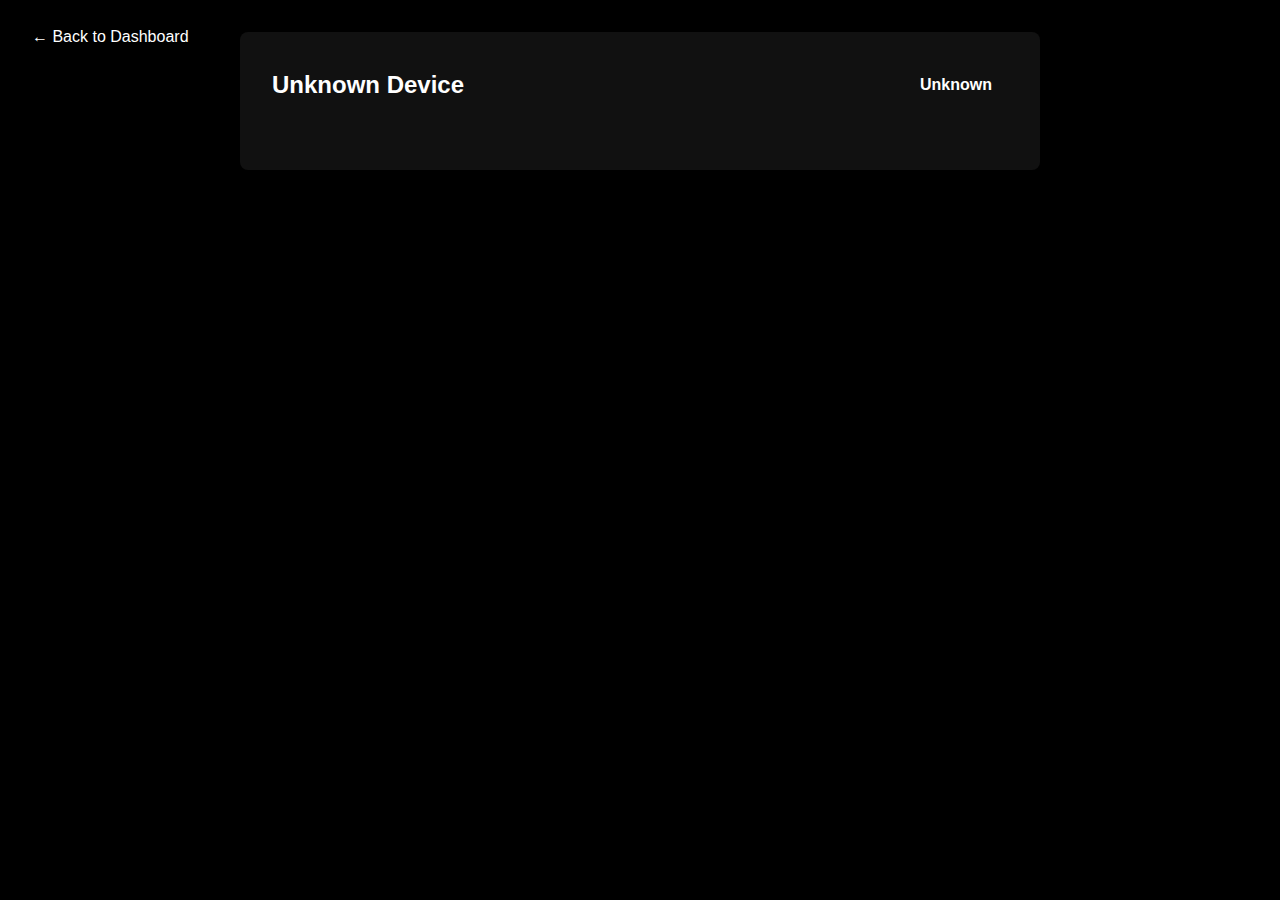
<file: index.html>
<!DOCTYPE html>
<html lang="en">
<head>
    <meta charset="UTF-8">
    <meta name="viewport" content="width=device-width, initial-scale=1.0">
    <title>Device Details - MachIntel</title>
    <link rel="stylesheet" href="css/styles.css">
    <style>
        .details-container {
            max-width: 800px;
            margin: 2rem auto;
            padding: 2rem;
            background: var(--card-bg);
            border-radius: 8px;
            box-shadow: 0 2px 4px rgba(0, 0, 0, 0.1);
        }

        .details-header {
            display: flex;
            justify-content: space-between;
            align-items: center;
            margin-bottom: 2rem;
        }

        .device-title {
            font-size: 1.5rem;
            color: var(--text-primary);
        }

        .status-badge {
            padding: 0.5rem 1rem;
            border-radius: 4px;
            font-weight: bold;
            text-transform: capitalize;
        }

        .status-healthy {
            background-color: var(--status-healthy);
            color: var(--text-primary);
        }

        .status-maintenance {
            background-color: var(--status-maintenance);
            color: var(--text-primary);
        }

        .status-replace {
            background-color: var(--status-replace);
            color: var(--text-primary);
        }

        .details-grid {
            display: grid;
            grid-template-columns: repeat(auto-fit, minmax(200px, 1fr));
            gap: 1.5rem;
        }

        .detail-card {
            background: var(--bg-primary);
            padding: 1rem;
            border-radius: 6px;
            box-shadow: 0 1px 3px rgba(0, 0, 0, 0.1);
        }

        .detail-label {
            font-size: 0.9rem;
            color: var(--text-secondary);
            margin-bottom: 0.5rem;
        }

        .detail-value {
            font-size: 1.2rem;
            font-weight: bold;
            color: var(--text-primary);
        }

        .back-button {
            position: fixed;
            top: 1rem;
            left: 1rem;
            padding: 0.5rem 1rem;
            background: var(--primary-color);
            color: var(--text-primary);
            border: none;
            border-radius: 4px;
            cursor: pointer;
            text-decoration: none;
        }

        .back-button:hover {
            background: var(--primary-hover);
        }
    </style>
</head>
<body>
    <a href="dashboard.html" class="back-button">← Back to Dashboard</a>
    
    <div class="details-container">
        <div class="details-header">
            <h1 class="device-title" id="deviceName">Loading...</h1>
            <span class="status-badge" id="deviceStatus">Loading...</span>
        </div>
        
        <div class="details-grid" id="detailsGrid">
            <!-- Details will be dynamically added here -->
        </div>
    </div>

    <script>
        document.addEventListener('DOMContentLoaded', () => {
            // Get URL parameters
            const params = new URLSearchParams(window.location.search);
            
            // Update header information
            document.getElementById('deviceName').textContent = params.get('name') || 'Unknown Device';
            const status = params.get('status') || 'unknown';
            const statusBadge = document.getElementById('deviceStatus');
            statusBadge.textContent = status.charAt(0).toUpperCase() + status.slice(1);
            statusBadge.className = `status-badge status-${status}`;

            // Create detail cards for each parameter
            const detailsGrid = document.getElementById('detailsGrid');
            const detailParams = {
                'Temperature': params.get('temperature'),
                'Voltage': params.get('voltage'),
                'Current': params.get('current'),
                'RPM': params.get('rpm'),
                'Vibration': params.get('vibration'),
                'Flow Rate In': params.get('flowRateIn'),
                'Flow Rate Out': params.get('flowRateOut'),
                'Tool Wear': params.get('toolWear'),
                'Spindle Load': params.get('spindleLoad'),
                'Belt Speed': params.get('beltSpeed'),
                'Load Capacity': params.get('loadCapacity')
            };

            // Add detail cards for each parameter that exists
            Object.entries(detailParams).forEach(([label, value]) => {
                if (value) {
                    const card = document.createElement('div');
                    card.className = 'detail-card';
                    card.innerHTML = `
                        <div class="detail-label">${label}</div>
                        <div class="detail-value">${value}</div>
                    `;
                    detailsGrid.appendChild(card);
                }
            });
        });
    </script>
</body>
</html>
</file>
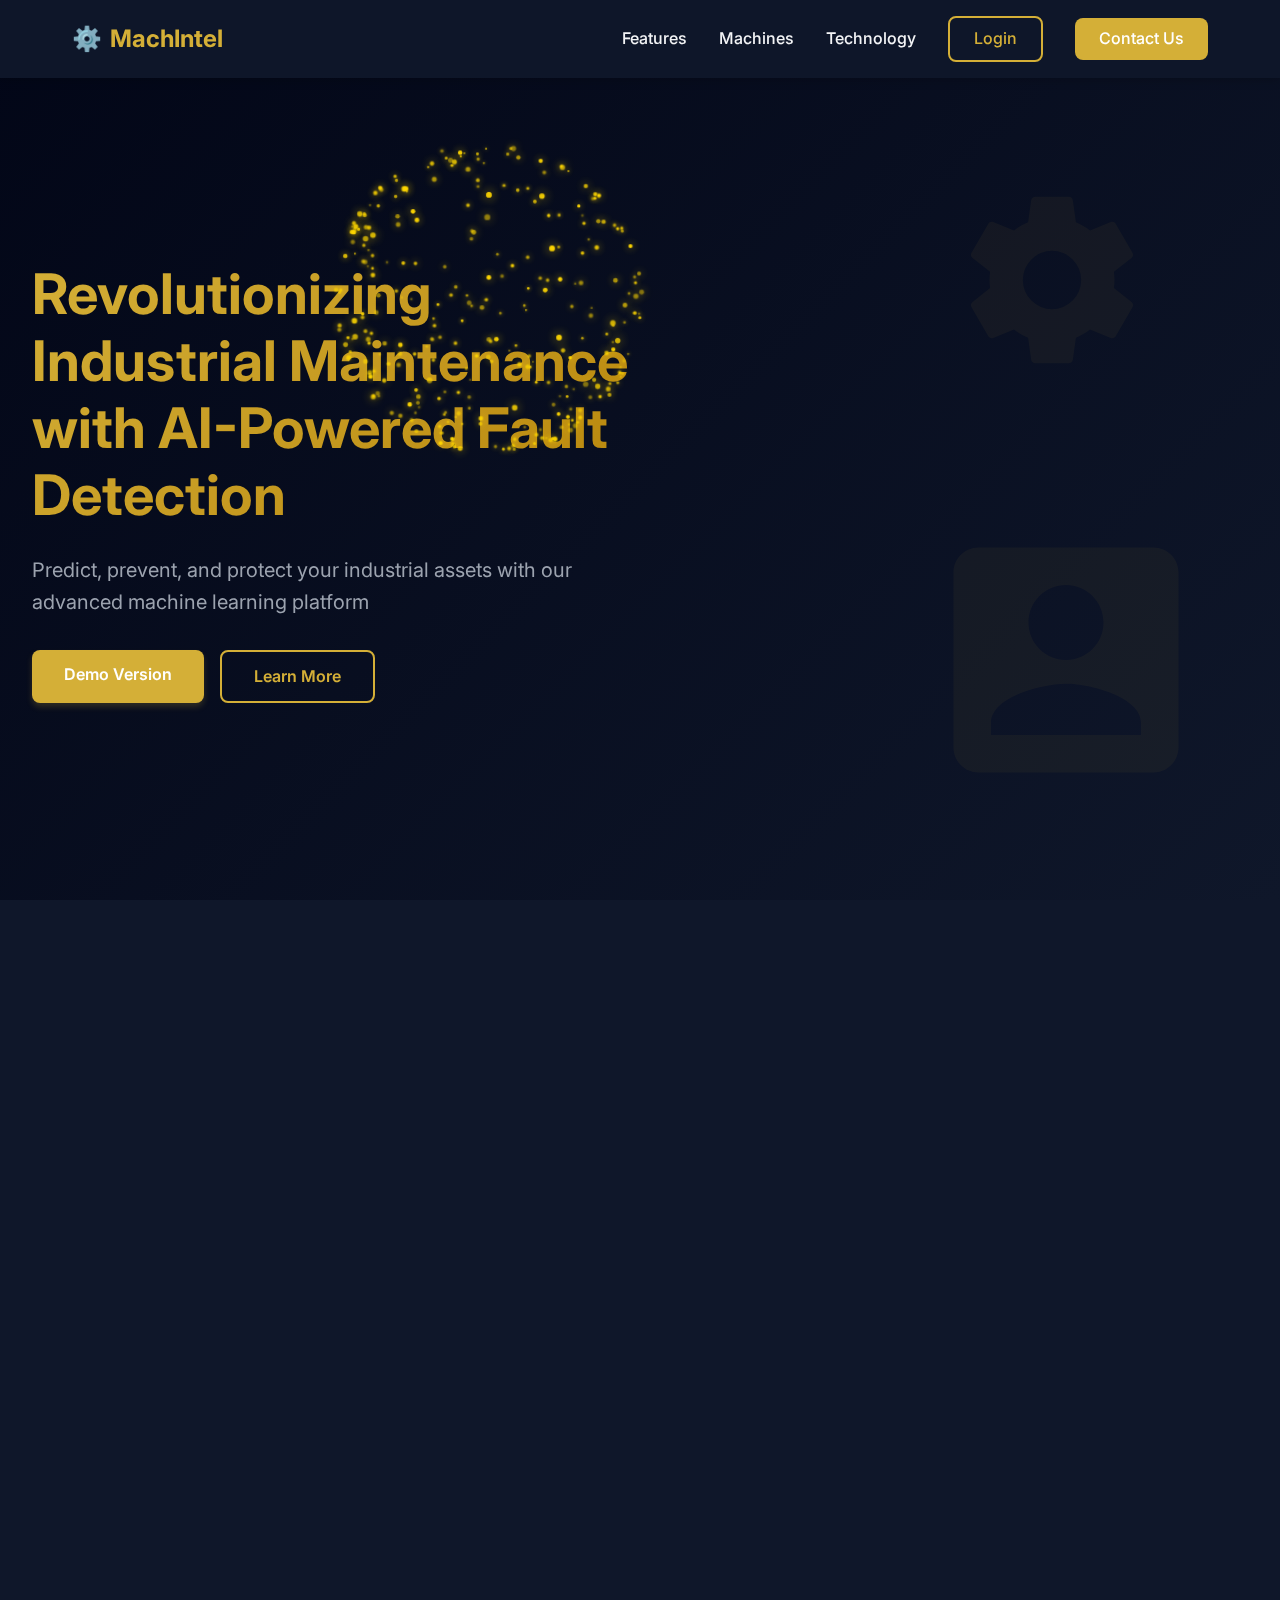
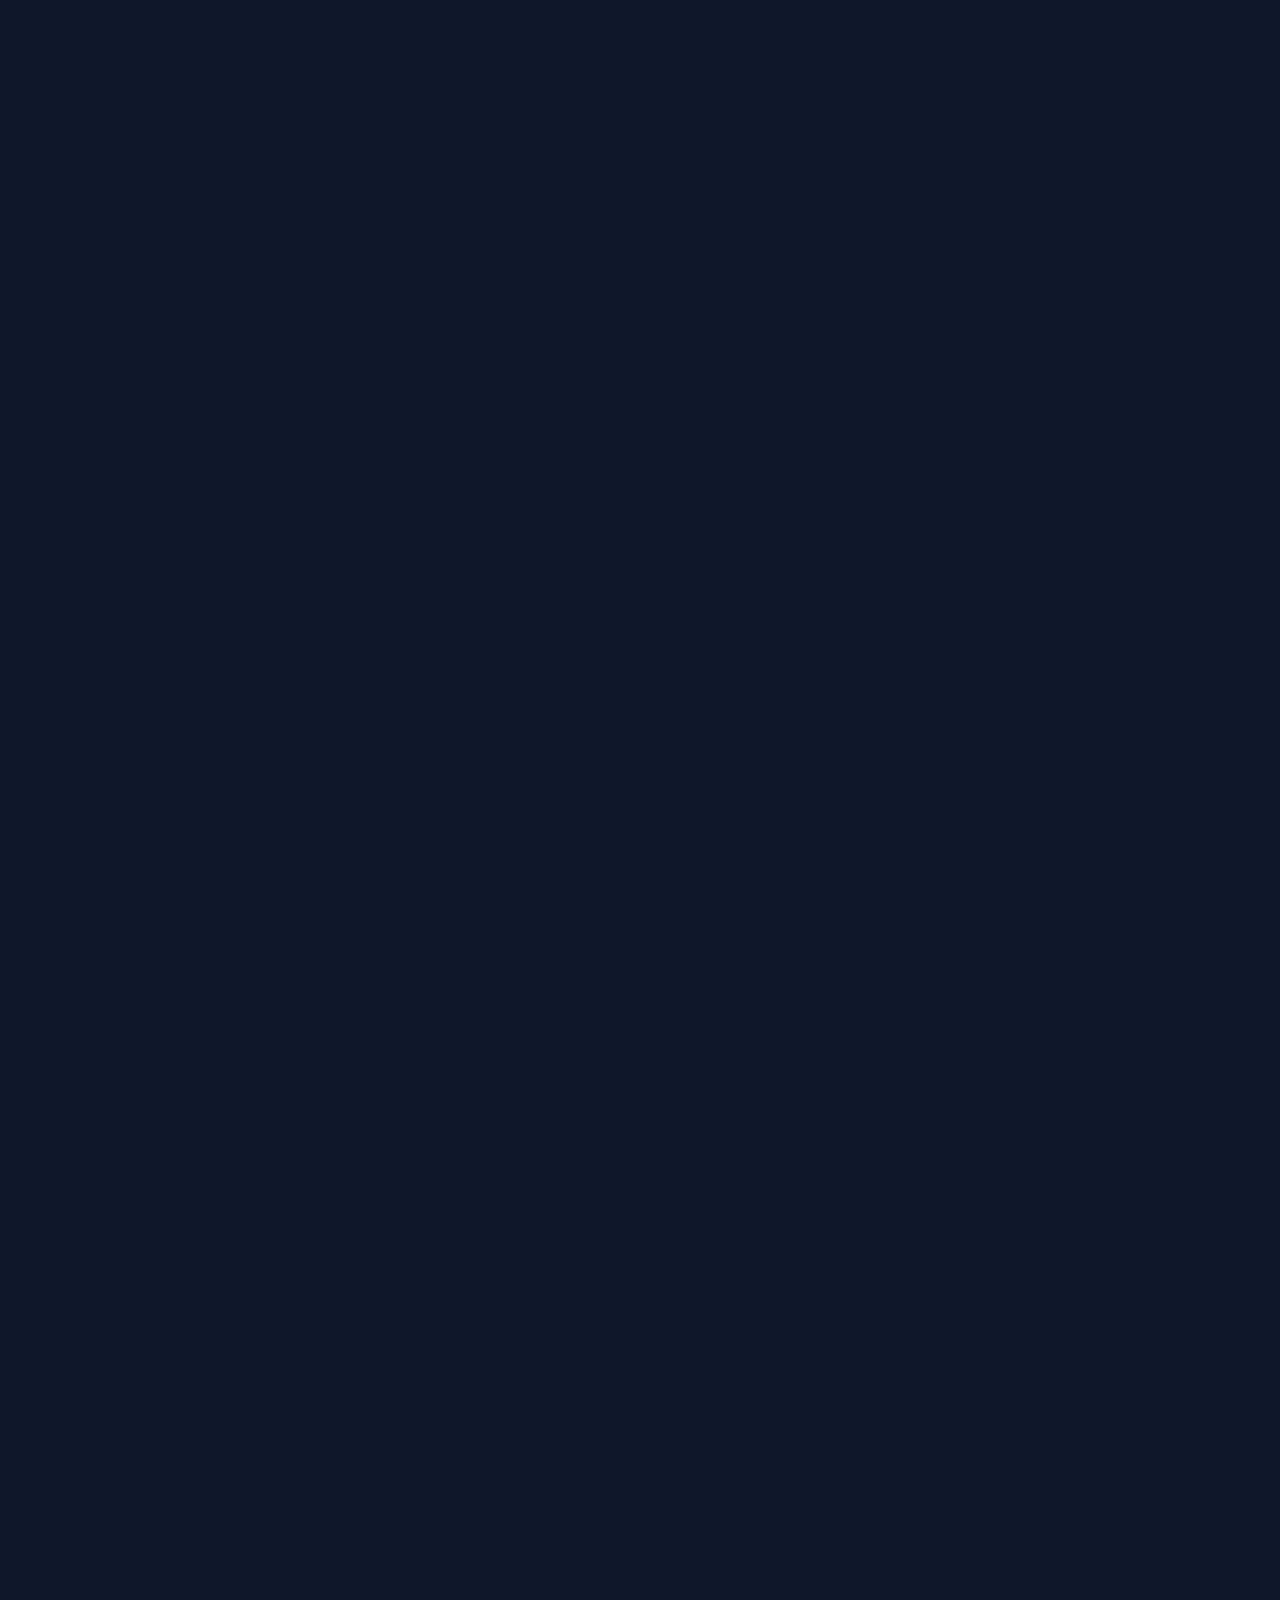
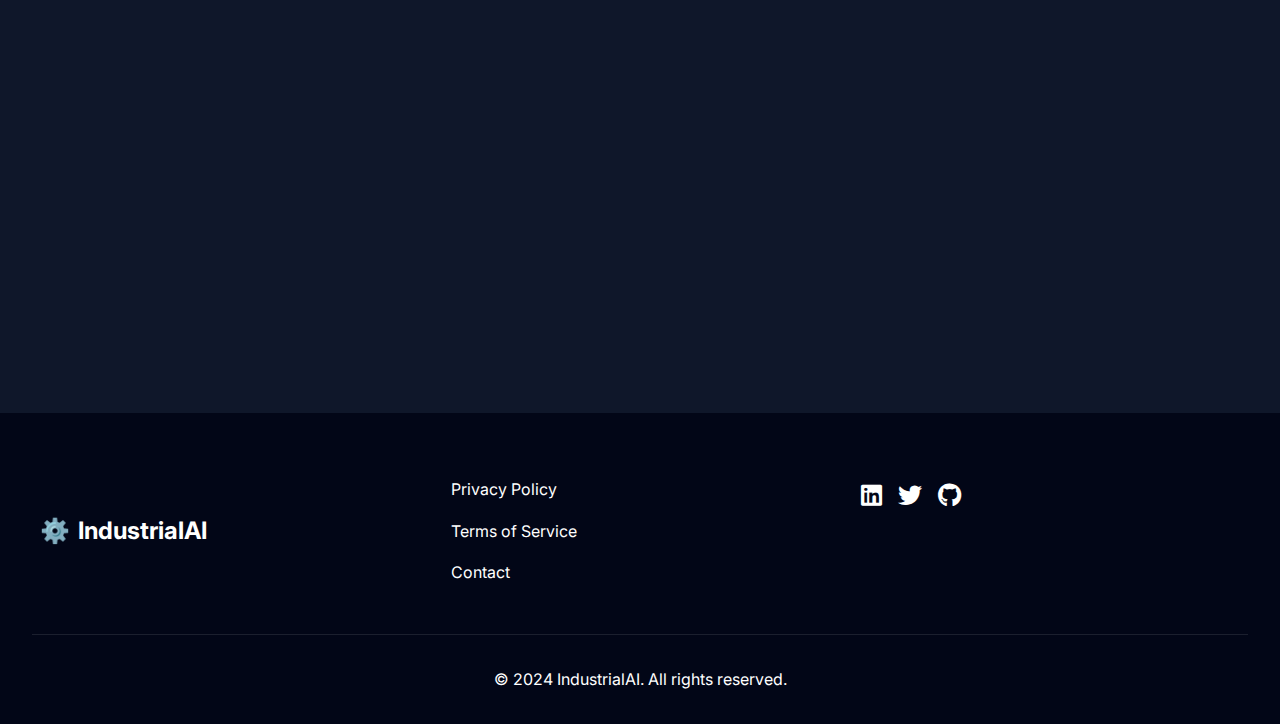
<file: landing/index.html>
<!DOCTYPE html>
<html lang="en">
<head>
    <meta charset="UTF-8">
    <meta name="viewport" content="width=device-width, initial-scale=1.0">
    <title>IndustrialAI - Smart Machine Fault Detection</title>
    <link rel="stylesheet" href="styles.css">
    <link rel="stylesheet" href="https://cdnjs.cloudflare.com/ajax/libs/font-awesome/6.0.0/css/all.min.css">
    <link href="https://fonts.googleapis.com/css2?family=Inter:wght@300;400;500;600;700&display=swap" rel="stylesheet">
</head>
<body>
    <header class="header">
        <nav class="nav-container">
            <div class="logo">
                <span class="logo-icon">⚙️</span>
                <span class="logo-text">MachIntel</span>
            </div>
            <div class="nav-links">
                <a href="#features">Features</a>
                <a href="#machines">Machines</a>
                <a href="#technology">Technology</a>
                <a href="http://localhost:5000/" class="login-button">Login</a>
                <a href="#contact" class="cta-button">Contact Us</a>
            </div>
        </nav>
    </header>

    <main>
        <section class="hero">
            <div class="hero-content">
                <h1>Revolutionizing Industrial Maintenance with AI-Powered Fault Detection</h1>
                <p class="hero-subtitle">Predict, prevent, and protect your industrial assets with our advanced machine learning platform</p>
                <div class="hero-cta">
                    <a href="#demo" class="primary-button" id="demoButton">Demo Version</a>
                    <a href="#learn-more" class="secondary-button">Learn More</a>
                </div>
            </div>
            <div class="hero-animation">
                <div class="gear-animation"></div>
                <div class="circuit-animation"></div>
            </div>
        </section>

        <section id="features" class="features">
            <h2>Key Features</h2>
            <div class="features-grid">
                <div class="feature-card">
                    <div class="feature-icon"><i class="fas fa-brain"></i></div>
                    <h3>AI-Powered Analysis</h3>
                    <p>Advanced machine learning algorithms detect anomalies before they become critical issues</p>
                </div>
                <div class="feature-card">
                    <div class="feature-icon"><i class="fas fa-chart-line"></i></div>
                    <h3>Real-time Monitoring</h3>
                    <p>Continuous monitoring of machine health parameters with instant alerts</p>
                </div>
                <div class="feature-card">
                    <div class="feature-icon"><i class="fas fa-history"></i></div>
                    <h3>Predictive Maintenance</h3>
                    <p>Schedule maintenance based on actual machine condition, not just time intervals</p>
                </div>
            </div>
        </section>

        <section id="machines" class="machines">
            <h2>Supported Machine Types</h2>
            <div class="machines-grid">
                <div class="machine-card">
                    <div class="machine-icon"><i class="fas fa-cog"></i></div>
                    <h3>Motors</h3>
                    <p>Electric and hydraulic motors monitoring</p>
                </div>
                <div class="machine-card">
                    <div class="machine-icon"><i class="fas fa-tint"></i></div>
                    <h3>Pumps</h3>
                    <p>Centrifugal and positive displacement pumps</p>
                </div>
                <div class="machine-card">
                    <div class="machine-icon"><i class="fas fa-bolt"></i></div>
                    <h3>Generators</h3>
                    <p>Power generation equipment monitoring</p>
                </div>
                <div class="machine-card">
                    <div class="machine-icon"><i class="fas fa-cogs"></i></div>
                    <h3>CNC Machines</h3>
                    <p>Precision manufacturing equipment</p>
                </div>
                <div class="machine-card">
                    <div class="machine-icon"><i class="fas fa-conveyor-belt"></i></div>
                    <h3>Conveyor Belts</h3>
                    <p>Material handling systems</p>
                </div>
                <div class="machine-card">
                    <div class="machine-icon"><i class="fas fa-elevator"></i></div>
                    <h3>Elevators</h3>
                    <p>Vertical transportation systems</p>
                </div>
            </div>
        </section>

        <section id="technology" class="technology">
            <h2>Our Technology</h2>
            <div class="tech-content">
                <div class="tech-description">
                    <h3>Advanced Machine Learning</h3>
                    <p>Our platform utilizes state-of-the-art machine learning algorithms to analyze machine behavior patterns and predict potential failures before they occur.</p>
                    <ul class="tech-features">
                        <li>Deep learning neural networks</li>
                        <li>Real-time data processing</li>
                        <li>Anomaly detection algorithms</li>
                        <li>Predictive analytics</li>
                    </ul>
                </div>
                <div class="tech-visual">
                    <div class="processor-container">
                        <div class="processor">
                            <div class="processor-circuit"></div>
                            <div class="processor-grid"></div>
                            <div class="processor-core"></div>
                        </div>
                    </div>
                </div>
            </div>
        </section>

        <section id="contact" class="contact">
            <h2>Get Started</h2>
            <div class="contact-container">
                <div class="contact-form">
                    <form>
                        <input type="text" placeholder="Company Name" required>
                        <input type="email" placeholder="Email Address" required>
                        <input type="tel" placeholder="Phone Number">
                        <select required>
                            <option value="">Select Machine Type</option>
                            <option value="motors">Motors</option>
                            <option value="pumps">Pumps</option>
                            <option value="generators">Generators</option>
                            <option value="cnc">CNC Machines</option>
                            <option value="conveyor">Conveyor Belts</option>
                            <option value="elevators">Elevators</option>
                        </select>
                        <button type="submit" class="primary-button">Start Free Trial</button>
                    </form>
                </div>
            </div>
        </section>
    </main>

    <footer class="footer">
        <div class="footer-content">
            <div class="footer-logo">
                <span class="logo-icon">⚙️</span>
                <span class="logo-text">IndustrialAI</span>
            </div>
            <div class="footer-links">
                <a href="#privacy">Privacy Policy</a>
                <a href="#terms">Terms of Service</a>
                <a href="#contact">Contact</a>
            </div>
            <div class="footer-social">
                <a href="#"><i class="fab fa-linkedin"></i></a>
                <a href="#"><i class="fab fa-twitter"></i></a>
                <a href="#"><i class="fab fa-github"></i></a>
            </div>
        </div>
        <div class="footer-bottom">
            <p>&copy; 2024 IndustrialAI. All rights reserved.</p>
        </div>
    </footer>

    <script src="script.js"></script>
</body>
</html>
</file>
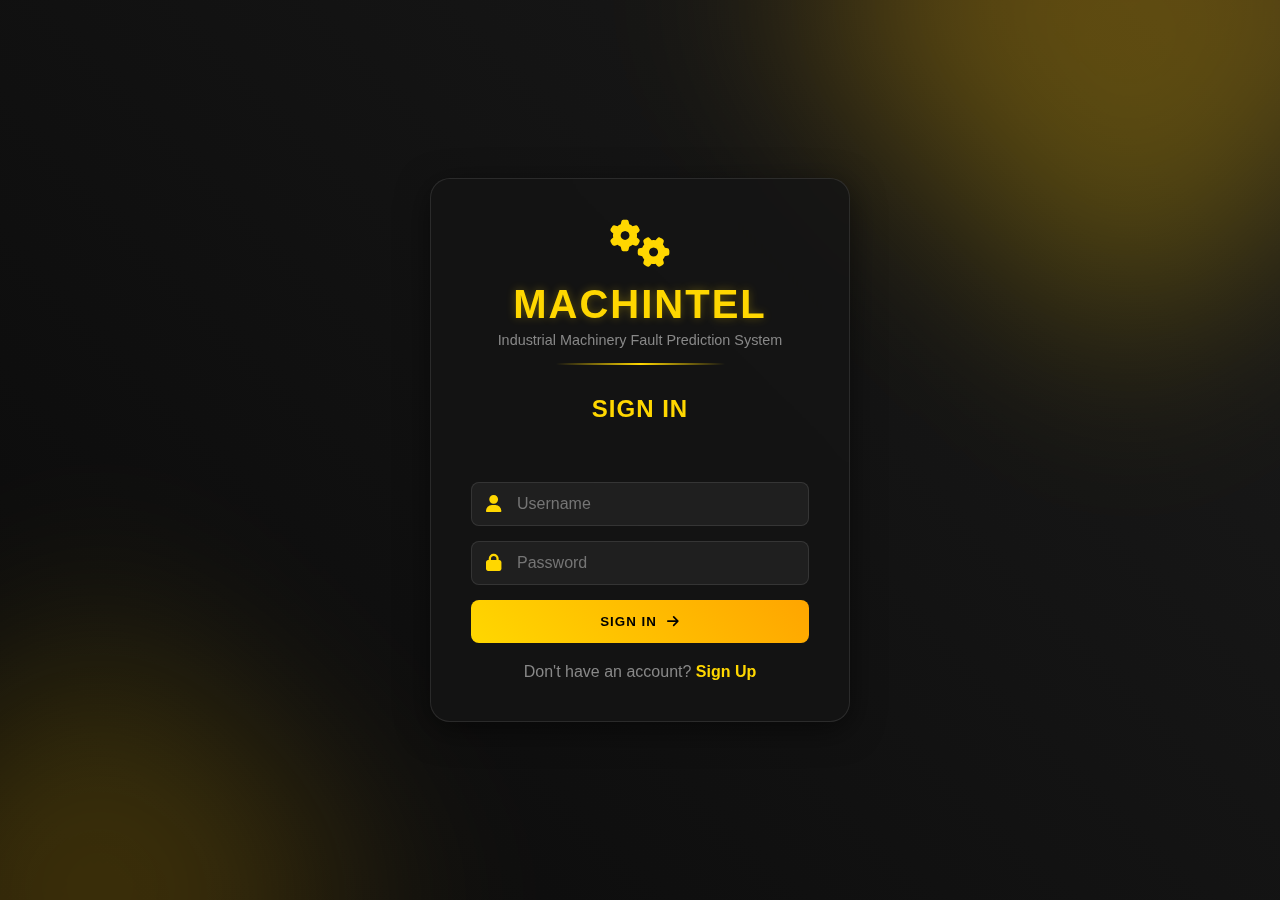
<file: login/login/index.html>
<!DOCTYPE html>
<html lang="en">
<head>
  <meta charset="UTF-8">
  <title>Industrial Motor Fault Detection System</title>
  <link rel="stylesheet" href="style.css">
  <link rel="stylesheet" href="https://cdnjs.cloudflare.com/ajax/libs/font-awesome/6.0.0/css/all.min.css">
</head>
<body>
<div class="background">
  <div class="shape"></div>
  <div class="shape"></div>
</div>


<div class="container">
  <div class="form-box">
    <div class="logo">
      <i class="fas fa-cogs logo-icon"></i>
      <h1>MachIntel</h1>
      <p>Industrial Machinery Fault Prediction System</p>
      <div class="logo-line"></div>
    </div>
    <h2 id="formTitle">Sign In</h2>
    <div id="statusMessage" class="status-message"></div>
    <form id="authForm">
      <div class="form-group">
        <div class="input-group">
          <i class="fas fa-user"></i>
          <input type="text" id="username" name="username" placeholder="Username" required>
        </div>
        <div class="input-group">
          <i class="fas fa-lock"></i>
          <input type="password" id="password" name="password" placeholder="Password" required>
        </div>
        
        <!-- Signup specific fields -->
        <div id="signupFields" style="display: none;">
          <div class="input-group">
            <i class="fas fa-industry"></i>
            <input type="text" id="industryName" name="industryName" placeholder="Industry Name">
          </div>
          <div class="input-group">
            <i class="fas fa-building"></i>
            <input type="text" id="industryType" name="industryType" placeholder="Industry Type (e.g., Manufacturing, Power Plant)">
          </div>
          <div class="input-group">
            <i class="fas fa-envelope"></i>
            <input type="email" id="email" name="email" placeholder="Business Email">
          </div>
        </div>
        
        <button type="submit" id="submitBtn">
          <span>Sign In</span>
          <i class="fas fa-arrow-right"></i>
        </button>
      </div>
      <p id="toggleText">Don't have an account? <a href="#" id="toggleBtn">Sign Up</a></p>
    </form>
  </div>
</div>

<script src="script.js"></script>
</body>
</html>
</file>
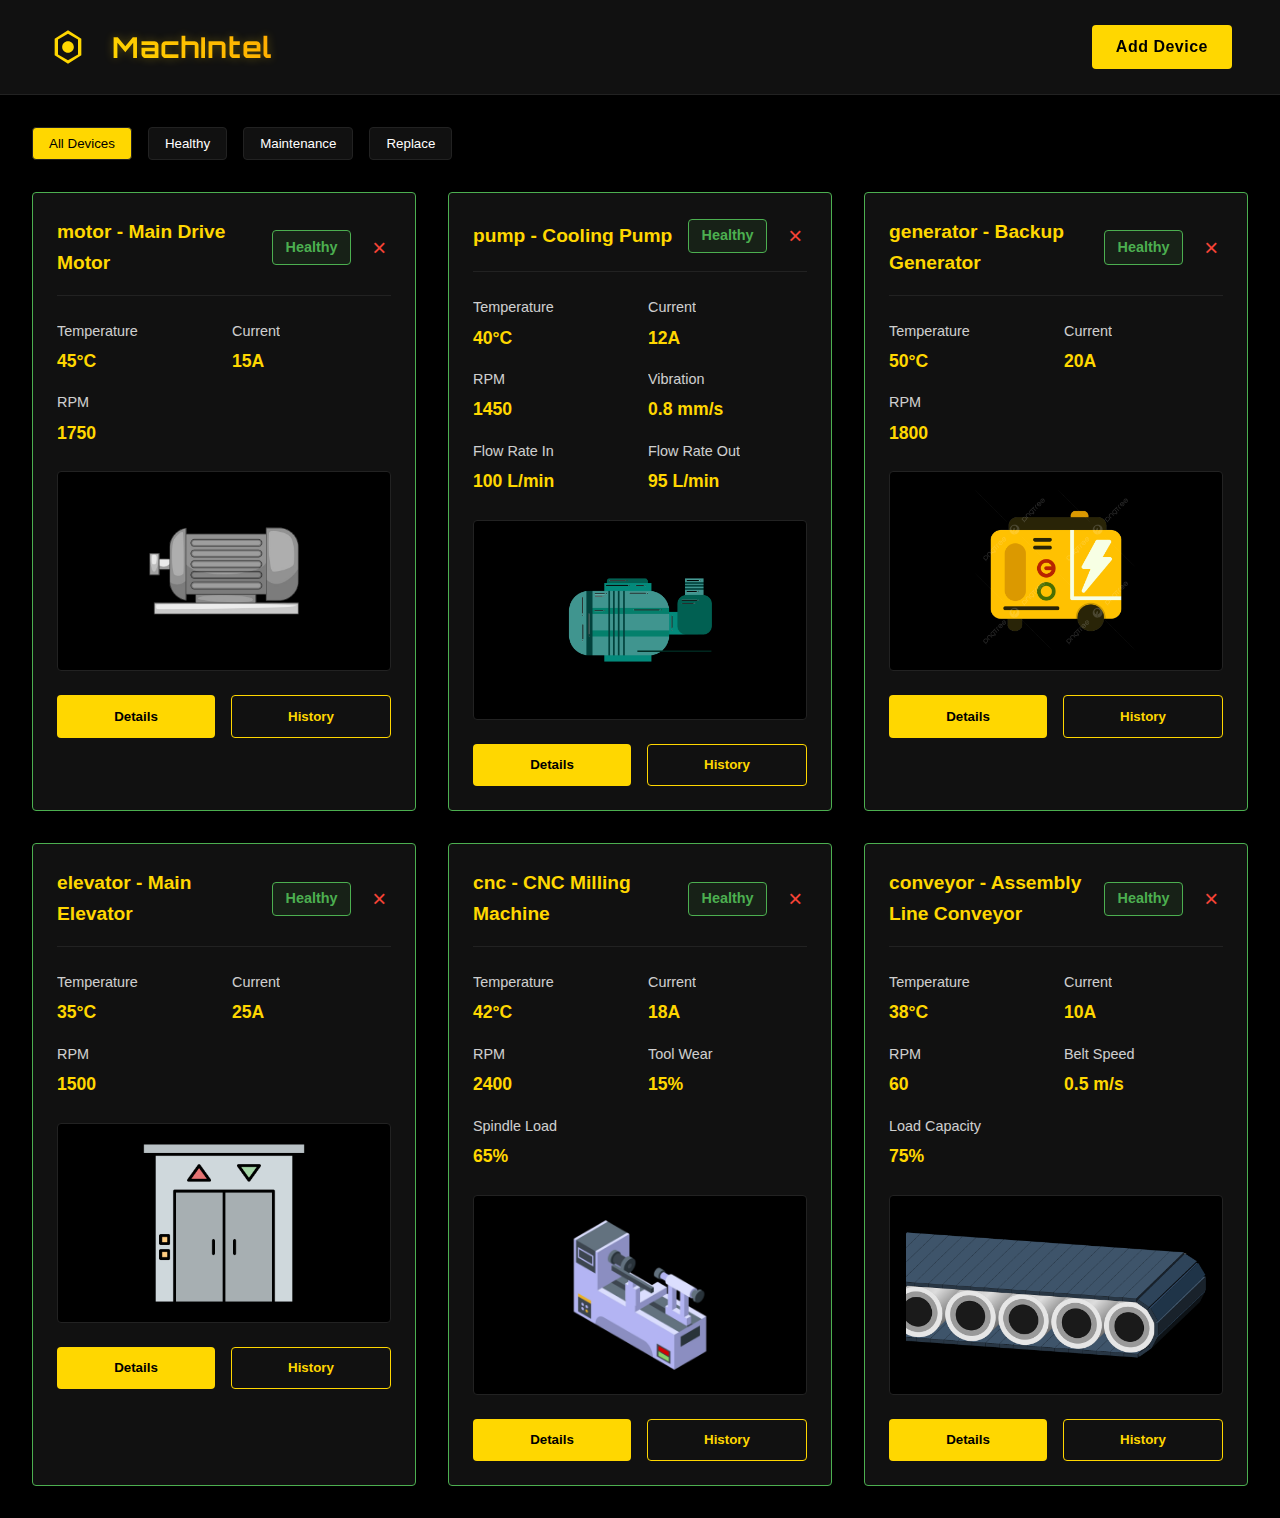
<file: dashboard.html>
<!DOCTYPE html>
<html lang="en">
<head>
    <meta charset="UTF-8">
    <meta name="viewport" content="width=device-width, initial-scale=1.0">
    <title>MachIntel</title>
    <link rel="stylesheet" href="css/styles.css">
    <link rel="stylesheet" href="css/dashboard.css">
</head>
<body>
    <div class="dashboard-container">
        <header class="dashboard-header">
            <div class="logo">
                <svg viewBox="0 0 24 24" width="32" height="32">
                    <path d="M12,2L4,7V17L12,22L20,17V7L12,2M12,4L18,7.5V16.5L12,20L6,16.5V7.5L12,4M12,8.5C10.07,8.5 8.5,10.07 8.5,12C8.5,13.93 10.07,15.5 12,15.5C13.93,15.5 15.5,13.93 15.5,12C15.5,10.07 13.93,8.5 12,8.5Z" />
                </svg>
                <h1>MachIntel</h1>
            </div>
            <div class="header-buttons">
                <button id="addMotorBtn" class="btn-primary">Add Device</button>
            </div>
        </header>

        <main class="dashboard-content">
            <div class="status-filters">
                <button class="filter-btn active" data-status="all">All Devices</button>
                <button class="filter-btn" data-status="healthy">Healthy</button>
                <button class="filter-btn" data-status="maintenance">Maintenance</button>
                <button class="filter-btn" data-status="replace">Replace</button>
            </div>

            <div class="motors-grid" id="motorsGrid">
                <!-- Device cards will be dynamically added here -->
            </div>
        </main>
    </div>

    <!-- Add Device Modal -->
    <div id="addMotorModal" class="modal">
        <div class="modal-content">
            <span class="close-modal">&times;</span>
            <h2>Add New Device</h2>
            <form id="addMotorForm">
                <div class="form-group">
                    <label for="deviceType">Device Type</label>
                    <select id="deviceType" required onchange="updateFormFields()">
                        <option value="motor">Motor</option>
                        <option value="pump">Pump</option>
                        <option value="generator">Generator</option>
                        <option value="cnc">CNC Machine</option>
                        <option value="conveyor">Conveyor Belt</option>
                        <option value="elevator">Elevator</option>
                    </select>
                </div>
                <div class="form-group">
                    <label for="motorName">Device Name</label>
                    <input type="text" id="motorName" required>
                </div>
                <div class="form-group">
                    <label for="motorStatus">Status</label>
                    <select id="motorStatus" required>
                        <option value="healthy">Healthy</option>
                        <option value="maintenance">Maintenance Required</option>
                        <option value="replace">Must Be Replaced</option>
                    </select>
                </div>
                <div class="form-group">
                    <label for="motorTemp">Temperature (°C)</label>
                    <input type="number" id="motorTemp" required>
                </div>
                <div class="form-group pump-only" style="display: none;">
                    <label for="motorVibration">Vibration (mm/s)</label>
                    <input type="number" id="motorVibration" step="0.1">
                </div>
                <div class="form-group pump-only" style="display: none;">
                    <label for="motorFlowRateIn">Flow Rate In (L/min)</label>
                    <input type="number" id="motorFlowRateIn">
                </div>
                <div class="form-group pump-only" style="display: none;">
                    <label for="motorFlowRateOut">Flow Rate Out (L/min)</label>
                    <input type="number" id="motorFlowRateOut">
                </div>
                <div class="form-group non-pump" style="display: block;">
                    <label for="motorVoltage">Voltage (V)</label>
                    <input type="number" id="motorVoltage">
                </div>
                <div class="form-group">
                    <label for="motorCurrent">Current (A)</label>
                    <input type="number" id="motorCurrent" required>
                </div>
                <div class="form-group">
                    <label for="motorRPM">RPM</label>
                    <input type="number" id="motorRPM" required>
                </div>
                <button type="submit" class="btn-primary">Add Device</button>
            </form>
        </div>
    </div>

    <script src="js/dashboard.js"></script>
    <script>
        function updateFormFields() {
            const deviceType = document.getElementById('deviceType').value;
            const pumpFields = document.querySelectorAll('.pump-only');
            const nonPumpFields = document.querySelectorAll('.non-pump');
            
            if (deviceType === 'pump') {
                pumpFields.forEach(field => field.style.display = 'block');
                nonPumpFields.forEach(field => field.style.display = 'none');
            } else {
                pumpFields.forEach(field => field.style.display = 'none');
                nonPumpFields.forEach(field => field.style.display = 'block');
            }
        }
    </script>
    <script>
        (function(){if(!window.chatbase||window.chatbase("getState")!=="initialized"){window.chatbase=(...arguments)=>{if(!window.chatbase.q){window.chatbase.q=[]}window.chatbase.q.push(arguments)};window.chatbase=new Proxy(window.chatbase,{get(target,prop){if(prop==="q"){return target.q}return(...args)=>target(prop,...args)}})}const onLoad=function(){const script=document.createElement("script");script.src="https://www.chatbase.co/embed.min.js";script.id="6-7qa3RGSCO0I2-0vR3a6";script.domain="www.chatbase.co";document.body.appendChild(script)};if(document.readyState==="complete"){onLoad()}else{window.addEventListener("load",onLoad)}})();
        </script>
</body>
</html>
</file>
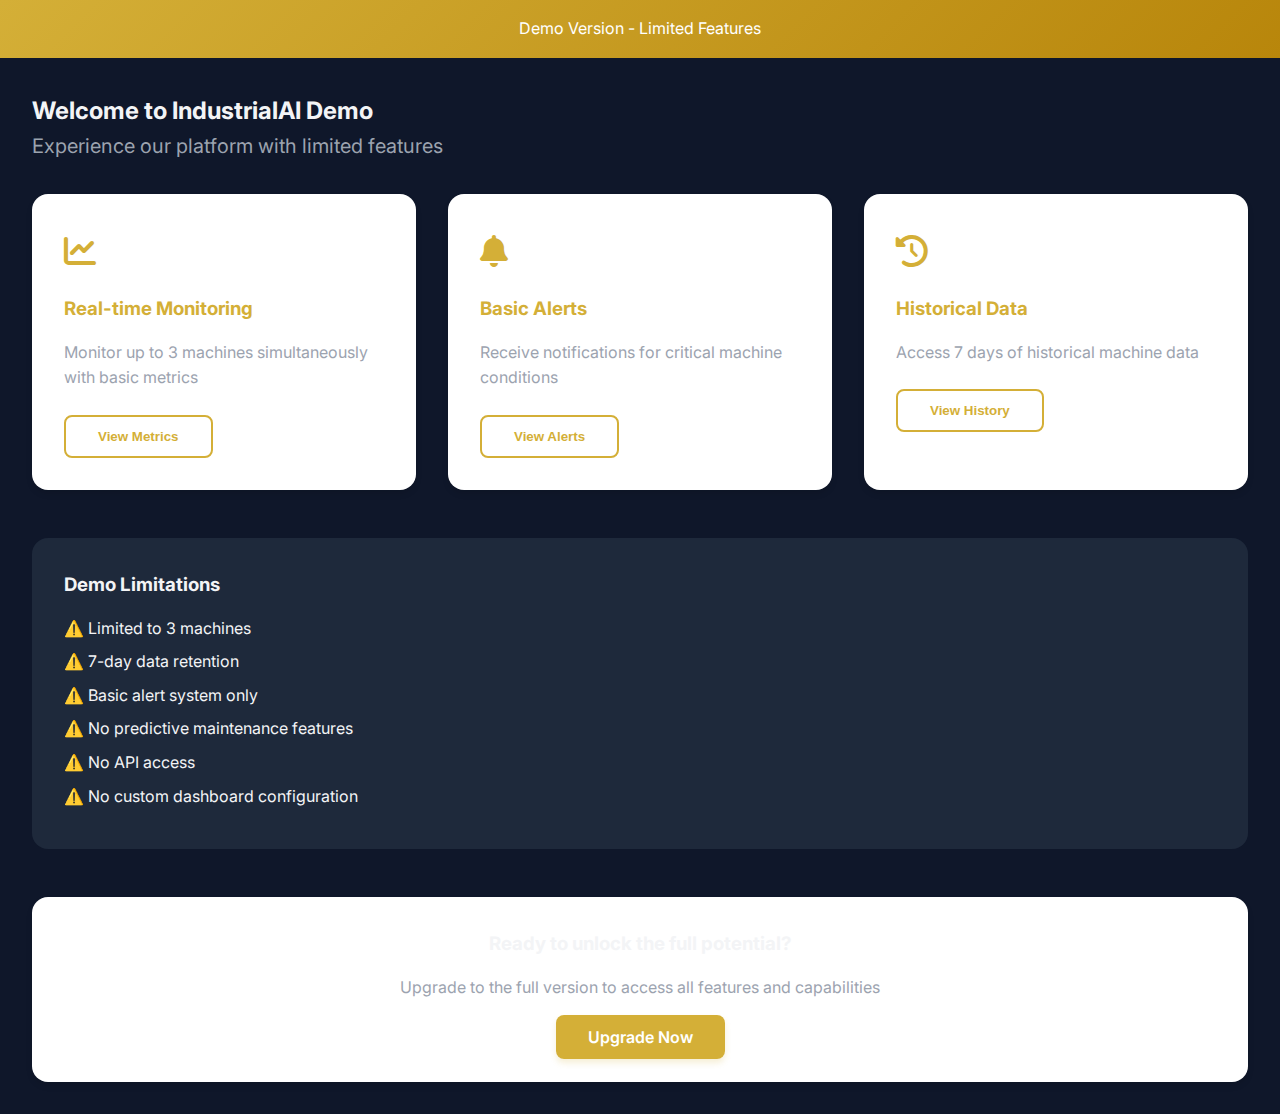
<file: landing/demo.html>
<!DOCTYPE html>
<html lang="en">
<head>
    <meta charset="UTF-8">
    <meta name="viewport" content="width=device-width, initial-scale=1.0">
    <title>IndustrialAI - Demo Version</title>
    <link rel="stylesheet" href="styles.css">
    <link rel="stylesheet" href="https://cdnjs.cloudflare.com/ajax/libs/font-awesome/6.0.0/css/all.min.css">
    <link href="https://fonts.googleapis.com/css2?family=Inter:wght@300;400;500;600;700&display=swap" rel="stylesheet">
    <style>
        .demo-header {
            background: linear-gradient(135deg, var(--primary-color), var(--secondary-color));
            color: white;
            padding: 1rem;
            text-align: center;
            position: fixed;
            top: 0;
            left: 0;
            right: 0;
            z-index: 1000;
        }

        .demo-container {
            margin-top: 60px;
            padding: 2rem;
        }

        .demo-features {
            display: grid;
            grid-template-columns: repeat(auto-fit, minmax(300px, 1fr));
            gap: 2rem;
            margin-bottom: 3rem;
        }

        .demo-card {
            background: white;
            padding: 2rem;
            border-radius: 1rem;
            box-shadow: 0 4px 6px rgba(0, 0, 0, 0.1);
        }

        .demo-card h3 {
            color: var(--primary-color);
            margin-bottom: 1rem;
        }

        .demo-card p {
            color: var(--light-text);
            margin-bottom: 1.5rem;
        }

        .demo-card .feature-icon {
            font-size: 2rem;
            color: var(--primary-color);
            margin-bottom: 1rem;
        }

        .demo-limitations {
            background: var(--card-background);
            padding: 2rem;
            border-radius: 1rem;
            margin-bottom: 3rem;
        }

        .demo-limitations h3 {
            color: var(--text-color);
            margin-bottom: 1rem;
        }

        .demo-limitations ul {
            list-style: none;
            padding: 0;
        }

        .demo-limitations li {
            margin-bottom: 0.5rem;
            padding-left: 1.5rem;
            position: relative;
        }

        .demo-limitations li:before {
            content: "⚠️";
            position: absolute;
            left: 0;
        }

        .upgrade-cta {
            text-align: center;
            padding: 2rem;
            background: white;
            border-radius: 1rem;
            box-shadow: 0 4px 6px rgba(0, 0, 0, 0.1);
        }

        .upgrade-cta h3 {
            margin-bottom: 1rem;
        }

        .upgrade-cta p {
            color: var(--light-text);
            margin-bottom: 1.5rem;
        }
    </style>
</head>
<body>
    <div class="demo-header">
        <p>Demo Version - Limited Features</p>
    </div>

    <div class="demo-container">
        <h2>Welcome to IndustrialAI Demo</h2>
        <p class="hero-subtitle">Experience our platform with limited features</p>

        <div class="demo-features">
            <div class="demo-card">
                <div class="feature-icon"><i class="fas fa-chart-line"></i></div>
                <h3>Real-time Monitoring</h3>
                <p>Monitor up to 3 machines simultaneously with basic metrics</p>
                <button class="secondary-button">View Metrics</button>
            </div>
            <div class="demo-card">
                <div class="feature-icon"><i class="fas fa-bell"></i></div>
                <h3>Basic Alerts</h3>
                <p>Receive notifications for critical machine conditions</p>
                <button class="secondary-button">View Alerts</button>
            </div>
            <div class="demo-card">
                <div class="feature-icon"><i class="fas fa-history"></i></div>
                <h3>Historical Data</h3>
                <p>Access 7 days of historical machine data</p>
                <button class="secondary-button">View History</button>
            </div>
        </div>

        <div class="demo-limitations">
            <h3>Demo Limitations</h3>
            <ul>
                <li>Limited to 3 machines</li>
                <li>7-day data retention</li>
                <li>Basic alert system only</li>
                <li>No predictive maintenance features</li>
                <li>No API access</li>
                <li>No custom dashboard configuration</li>
            </ul>
        </div>

        <div class="upgrade-cta">
            <h3>Ready to unlock the full potential?</h3>
            <p>Upgrade to the full version to access all features and capabilities</p>
            <a href="#contact" class="primary-button">Upgrade Now</a>
        </div>
    </div>

    <script>
        // Add loading animation
        window.addEventListener('load', () => {
            document.body.classList.add('loaded');
        });

        // Handle demo feature buttons
        document.querySelectorAll('.demo-card button').forEach(button => {
            button.addEventListener('click', () => {
                alert('This feature is limited in the demo version. Please upgrade to access the full functionality.');
            });
        });
    </script>
</body>
</html>
</file>
<file: css/styles.css>
@import url('https://fonts.googleapis.com/css2?family=Orbitron:wght@400;500;600;700&display=swap');

:root {
    --primary-color: #000000; /* Pure black */
    --secondary-color: #ffd700; /* Gold/Yellow */
    --success-color: #4CAF50; /* Green */
    --warning-color: #ff9800; /* Orange */
    --danger-color: #f44336; /* Red */
    --text-color: #ffffff;
    --bg-color: #000000;
    --card-bg: #111111;
    --border-color: #222222;
    --hover-color: #ffd700;
    --shadow-color: rgba(255, 215, 0, 0.1);
}

* {
    margin: 0;
    padding: 0;
    box-sizing: border-box;
}

body {
    font-family: 'Segoe UI', Tahoma, Geneva, Verdana, sans-serif;
    background-color: var(--bg-color);
    color: var(--text-color);
    line-height: 1.6;
}

.container {
    min-height: 100vh;
    display: flex;
    justify-content: center;
    align-items: center;
    padding: 20px;
}

.login-container {
    background: var(--card-bg);
    padding: 2rem;
    border-radius: 10px;
    box-shadow: 0 0 20px var(--shadow-color);
    width: 100%;
    max-width: 400px;
    border: 1px solid var(--border-color);
}

.logo {
    display: flex;
    align-items: center;
    gap: 1.5rem;
}

.logo svg {
    fill: var(--secondary-color);
    width: 40px;
    height: 40px;
    transition: transform 0.3s ease;
}

.logo:hover svg {
    transform: scale(1.1);
}

.logo h1 {
    margin: 0;
    font-family: 'Orbitron', sans-serif;
    font-weight: 700;
    font-size: 1.8rem;
    letter-spacing: 1px;
    background: linear-gradient(45deg, #ffd700, #ffa500);
    -webkit-background-clip: text;
    background-clip: text;
    -webkit-text-fill-color: transparent;
    text-shadow: 0 0 10px rgba(255, 215, 0, 0.3);
}

.auth-form {
    display: flex;
    flex-direction: column;
    gap: 1.5rem;
}

.form-group {
    display: flex;
    flex-direction: column;
    gap: 0.5rem;
}

.form-group label {
    font-weight: 600;
    color: var(--text-color);
}

.form-group input {
    padding: 0.8rem;
    border: 1px solid var(--border-color);
    border-radius: 5px;
    font-size: 1rem;
    background-color: var(--card-bg);
    color: var(--text-color);
    transition: all 0.3s ease;
}

.form-group input:focus {
    outline: none;
    border-color: var(--secondary-color);
    box-shadow: 0 0 10px var(--shadow-color);
}

.btn-primary {
    background-color: var(--secondary-color);
    color: var(--primary-color);
    padding: 0.8rem;
    border: none;
    border-radius: 4px;
    font-size: 1rem;
    cursor: pointer;
    transition: background-color 0.3s;
}

.btn-primary:hover {
    background-color: #ffcc00;
}

.btn-secondary {
    background-color: transparent;
    color: var(--secondary-color);
    padding: 0.5rem 1rem;
    border: 1px solid var(--secondary-color);
    border-radius: 4px;
    cursor: pointer;
    transition: all 0.3s;
}

.btn-secondary:hover {
    background-color: var(--secondary-color);
    color: var(--primary-color);
}

.form-footer {
    text-align: center;
    margin-top: 1rem;
}

.form-footer a {
    color: var(--secondary-color);
    text-decoration: none;
    transition: all 0.3s;
}

.form-footer a:hover {
    text-decoration: underline;
    text-shadow: 0 0 10px var(--shadow-color);
}

/* Remove animations */
.healthy, .maintenance, .replace {
    animation: none;
}

/* Dashboard specific styles */
.dashboard-container {
    min-height: 100vh;
    display: flex;
    flex-direction: column;
}

.dashboard-header {
    background: var(--card-bg);
    padding: 1.5rem 3rem;
    display: flex;
    justify-content: space-between;
    align-items: center;
    border-bottom: 1px solid var(--border-color);
    position: sticky;
    top: 0;
    z-index: 1000;
    box-shadow: 0 2px 10px rgba(0, 0, 0, 0.2);
    animation: headerSlideDown 0.5s ease-out;
}

.header-buttons {
    display: flex;
    align-items: center;
    gap: 1.5rem;
}

.header-buttons .btn-secondary {
    padding: 0.8rem 1.5rem;
    font-size: 1rem;
    font-weight: 600;
    letter-spacing: 0.5px;
    border: 2px solid var(--secondary-color);
    transition: all 0.3s ease;
}

.header-buttons .btn-secondary:hover {
    background-color: var(--secondary-color);
    color: var(--primary-color);
    transform: translateY(-2px);
}

.header-buttons .btn-primary {
    padding: 0.8rem 1.5rem;
    font-size: 1rem;
    font-weight: 600;
    letter-spacing: 0.5px;
    background-color: var(--secondary-color);
    color: var(--primary-color);
    border: none;
    transition: all 0.3s ease;
}

.header-buttons .btn-primary:hover {
    background-color: #ffcc00;
    transform: translateY(-2px);
    box-shadow: 0 4px 12px rgba(255, 215, 0, 0.2);
}

/* Add a subtle animation for the header */
@keyframes headerSlideDown {
    from {
        transform: translateY(-20px);
        opacity: 0;
    }
    to {
        transform: translateY(0);
        opacity: 1;
    }
}

.dashboard-content {
    padding: 2rem;
    flex: 1;
}

.status-filters {
    display: flex;
    gap: 1rem;
    margin-bottom: 2rem;
}

.filter-btn {
    padding: 0.5rem 1rem;
    border: none;
    border-radius: 4px;
    cursor: pointer;
    background-color: var(--card-bg);
    color: var(--text-color);
    transition: all 0.3s;
    border: 1px solid var(--border-color);
}

.filter-btn:hover {
    border-color: var(--secondary-color);
}

.filter-btn.active {
    background-color: var(--secondary-color);
    color: var(--primary-color);
}

.motors-grid {
    display: grid;
    grid-template-columns: repeat(auto-fill, minmax(300px, 1fr));
    gap: 2rem;
}

.motor-card {
    background: var(--card-bg);
    border-radius: 4px;
    padding: 1.5rem;
    border: 1px solid var(--border-color);
    transition: border-color 0.3s ease;
}

.motor-card:hover {
    border-color: var(--secondary-color);
}
</file>
<file: landing/styles.css>
:root {
    --primary-color: #d4af37;
    --secondary-color: #b8860b;
    --accent-color: #ffd700;
    --text-color: #f3f4f6;
    --light-text: #9ca3af;
    --background: #0f172a;
    --dark-background: #020617;
    --card-background: #1e293b;
    --border-color: #334155;
}

* {
    margin: 0;
    padding: 0;
    box-sizing: border-box;
}

body {
    font-family: 'Inter', sans-serif;
    line-height: 1.6;
    color: var(--text-color);
    background-color: var(--background);
}

/* Header Styles */
.header {
    position: fixed;
    top: 0;
    left: 0;
    right: 0;
    background: rgba(15, 23, 42, 0.95);
    backdrop-filter: blur(10px);
    z-index: 1000;
    box-shadow: 0 2px 10px rgba(0, 0, 0, 0.2);
}

.nav-container {
    max-width: 1200px;
    margin: 0 auto;
    padding: 1rem 2rem;
    display: flex;
    justify-content: space-between;
    align-items: center;
}

.logo {
    display: flex;
    align-items: center;
    gap: 0.5rem;
    font-size: 1.5rem;
    font-weight: 700;
    color: var(--primary-color);
}

.nav-links {
    display: flex;
    gap: 2rem;
    align-items: center;
}

.nav-links a {
    text-decoration: none;
    color: var(--text-color);
    font-weight: 500;
    transition: color 0.3s ease;
}

.nav-links a:hover {
    color: var(--primary-color);
}

.cta-button {
    background-color: var(--primary-color);
    color: white !important;
    padding: 0.5rem 1.5rem;
    border-radius: 0.5rem;
    transition: background-color 0.3s ease;
}

.cta-button:hover {
    background-color: var(--secondary-color);
}

/* Hero Section */
.hero {
    min-height: 100vh;
    display: flex;
    align-items: center;
    padding: 8rem 2rem 4rem;
    background: linear-gradient(135deg, var(--dark-background) 0%, var(--background) 100%);
    position: relative;
    overflow: hidden;
    perspective: 1000px;
}

.hero-content {
    max-width: 600px;
    z-index: 1;
    transform-style: preserve-3d;
    transition: transform 0.3s ease;
}

.hero:hover .hero-content {
    transform: translateZ(20px);
}

.hero h1 {
    font-size: 3.5rem;
    line-height: 1.2;
    margin-bottom: 1.5rem;
    background: linear-gradient(135deg, var(--primary-color), var(--secondary-color));
    -webkit-background-clip: text;
    -webkit-text-fill-color: transparent;
}

.hero-subtitle {
    font-size: 1.25rem;
    color: var(--light-text);
    margin-bottom: 2rem;
}

.hero-cta {
    display: flex;
    gap: 1rem;
}

.primary-button, .secondary-button {
    padding: 0.75rem 2rem;
    border-radius: 0.5rem;
    font-weight: 600;
    text-decoration: none;
    transition: all 0.3s ease;
    position: relative;
    overflow: hidden;
    transform-style: preserve-3d;
}

.primary-button {
    background-color: var(--primary-color);
    color: white;
    box-shadow: 0 4px 6px rgba(212, 175, 55, 0.2);
}

.primary-button::before {
    content: '';
    position: absolute;
    top: 0;
    left: 0;
    width: 100%;
    height: 100%;
    background: linear-gradient(45deg, transparent, rgba(255, 255, 255, 0.2), transparent);
    transform: translateX(-100%);
    transition: transform 0.3s ease;
}

.primary-button:hover::before {
    transform: translateX(100%);
}

.secondary-button {
    background-color: transparent;
    color: var(--primary-color);
    border: 2px solid var(--primary-color);
}

.secondary-button::before {
    content: '';
    position: absolute;
    top: 0;
    left: 0;
    width: 100%;
    height: 100%;
    background: linear-gradient(45deg, transparent, rgba(255, 255, 255, 0.2), transparent);
    transform: translateX(-100%);
    transition: transform 0.3s ease;
}

.secondary-button:hover::before {
    transform: translateX(100%);
}

/* Animations */
.gear-animation {
    position: absolute;
    right: 10%;
    top: 20%;
    width: 200px;
    height: 200px;
    background: url('data:image/svg+xml,<svg xmlns="http://www.w3.org/2000/svg" viewBox="0 0 24 24"><path fill="%23d4af37" d="M12 15.5A3.5 3.5 0 0 1 8.5 12 3.5 3.5 0 0 1 12 8.5a3.5 3.5 0 0 1 3.5 3.5 3.5 3.5 0 0 1-3.5 3.5m7.43-2.53c.04-.32.07-.64.07-.97 0-.33-.03-.66-.07-1l2.11-1.63c.19-.15.24-.42.12-.64l-2-3.46c-.12-.22-.39-.31-.61-.22l-2.49 1c-.52-.39-1.06-.73-1.69-.98l-.37-2.65A.506.506 0 0 0 14 2h-4c-.25 0-.46.18-.5.42l-.37 2.65c-.63.25-1.17.59-1.69.98l-2.49-1c-.22-.09-.49 0-.61.22l-2 3.46c-.13.22-.07.49.12.64L4.57 11c-.04.34-.07.67-.07 1 0 .33.03.65.07.97l-2.11 1.66c-.19.15-.25.42-.12.64l2 3.46c.12.22.39.3.61.22l2.49-1.01c.52.4 1.06.74 1.69.99l.37 2.65c.04.24.25.42.5.42h4c.25 0 .46-.18.5-.42l.37-2.65c.63-.26 1.17-.59 1.69-.99l2.49 1.01c.22.08.49 0 .61-.22l2-3.46c.12-.22.07-.49-.12-.64l-2.11-1.66z"/></svg>') no-repeat center;
    animation: rotate 20s linear infinite;
    opacity: 0.05;
}

.circuit-animation {
    position: absolute;
    right: 5%;
    bottom: 10%;
    width: 300px;
    height: 300px;
    background: url('data:image/svg+xml,<svg xmlns="http://www.w3.org/2000/svg" viewBox="0 0 24 24"><path fill="%23d4af37" d="M3 5v14c0 1.1.9 2 2 2h14c1.1 0 2-.9 2-2V5c0-1.1-.9-2-2-2H5c-1.1 0-2 .9-2 2zm12 4c0 1.66-1.34 3-3 3s-3-1.34-3-3 1.34-3 3-3 3 1.34 3 3zm-9 8c0-2 4-3.1 6-3.1s6 1.1 6 3.1v1H6v-1z"/></svg>') no-repeat center;
    animation: pulse 2s ease-in-out infinite;
    opacity: 0.05;
}

@keyframes rotate {
    from { transform: rotate(0deg); }
    to { transform: rotate(360deg); }
}

@keyframes pulse {
    0% { transform: scale(1); opacity: 0.1; }
    50% { transform: scale(1.1); opacity: 0.2; }
    100% { transform: scale(1); opacity: 0.1; }
}

/* Features Section */
.features {
    padding: 6rem 2rem;
    background-color: var(--card-background);
}

.features h2 {
    text-align: center;
    font-size: 2.5rem;
    margin-bottom: 3rem;
}

.features-grid {
    display: grid;
    grid-template-columns: repeat(auto-fit, minmax(300px, 1fr));
    gap: 2rem;
    max-width: 1200px;
    margin: 0 auto;
}

.feature-card {
    background: var(--card-background);
    padding: 2rem;
    border-radius: 1rem;
    box-shadow: 0 4px 6px rgba(0, 0, 0, 0.2);
    transition: all 0.3s ease;
    transform-style: preserve-3d;
    position: relative;
    cursor: pointer;
}

.feature-card::before {
    content: '';
    position: absolute;
    inset: 0;
    border-radius: 1rem;
    background: linear-gradient(45deg, transparent, var(--accent-color), transparent);
    opacity: 0;
    transition: opacity 0.3s ease;
}

.feature-card:hover {
    transform: translateY(-10px) rotateX(5deg) rotateY(5deg);
    box-shadow: 0 20px 40px rgba(212, 175, 55, 0.2);
}

.feature-card:hover::before {
    opacity: 0.1;
}

.feature-icon {
    font-size: 2.5rem;
    color: var(--primary-color);
    margin-bottom: 1rem;
}

/* Machines Section */
.machines {
    padding: 6rem 2rem;
}

.machines h2 {
    text-align: center;
    font-size: 2.5rem;
    margin-bottom: 3rem;
}

.machines-grid {
    display: grid;
    grid-template-columns: repeat(auto-fit, minmax(250px, 1fr));
    gap: 2rem;
    max-width: 1200px;
    margin: 0 auto;
}

.machine-card {
    background: var(--card-background);
    padding: 2rem;
    border-radius: 1rem;
    box-shadow: 0 4px 6px rgba(0, 0, 0, 0.2);
    text-align: center;
    transition: all 0.3s ease;
    transform-style: preserve-3d;
    position: relative;
    overflow: hidden;
}

.machine-card::before {
    content: '';
    position: absolute;
    top: 0;
    left: 0;
    right: 0;
    height: 2px;
    background: linear-gradient(90deg, transparent, var(--accent-color), transparent);
    transform: translateY(-50%);
    transition: transform 0.3s ease;
}

.machine-card:hover {
    transform: translateY(-10px) rotateX(5deg);
    box-shadow: 0 20px 40px rgba(212, 175, 55, 0.2);
}

.machine-card:hover::before {
    transform: translateY(0);
}

.machine-icon {
    font-size: 2.5rem;
    color: var(--primary-color);
    margin-bottom: 1rem;
    transition: transform 0.3s ease;
}

.machine-card:hover .machine-icon {
    transform: scale(1.2) rotateY(180deg);
}

/* Technology Section */
.technology {
    padding: 6rem 2rem;
    background-color: var(--card-background);
}

.technology h2 {
    text-align: center;
    font-size: 2.5rem;
    margin-bottom: 3rem;
}

.tech-content {
    display: grid;
    grid-template-columns: 1fr 1fr;
    gap: 4rem;
    max-width: 1200px;
    margin: 0 auto;
    align-items: center;
}

.tech-features {
    list-style: none;
    margin-top: 2rem;
}

.tech-features li {
    margin-bottom: 1rem;
    padding-left: 2rem;
    position: relative;
}

.tech-features li:before {
    content: "✓";
    position: absolute;
    left: 0;
    color: var(--primary-color);
}

.circuit-board {
    width: 100%;
    height: 400px;
    background: url('data:image/svg+xml,<svg xmlns="http://www.w3.org/2000/svg" viewBox="0 0 24 24"><path fill="%23d4af37" d="M20 4H4c-1.1 0-2 .9-2 2v12c0 1.1.9 2 2 2h16c1.1 0 2-.9 2-2V6c0-1.1-.9-2-2-2zm0 14H4V6h16v12zM6 10h2v2H6zm0 4h2v2H6zm4-4h2v2h-2zm0 4h2v2h-2zm4-4h2v2h-2zm0 4h2v2h-2z"/></svg>') no-repeat center;
    background-size: contain;
    opacity: 0.1;
    animation: pulse 2s ease-in-out infinite;
}

/* Contact Section */
.contact {
    padding: 6rem 2rem;
}

.contact h2 {
    text-align: center;
    font-size: 2.5rem;
    margin-bottom: 3rem;
}

.contact-container {
    max-width: 600px;
    margin: 0 auto;
}

.contact-form {
    background: white;
    padding: 2rem;
    border-radius: 1rem;
    box-shadow: 0 4px 6px rgba(0, 0, 0, 0.1);
}

.contact-form input,
.contact-form select {
    width: 100%;
    padding: 0.75rem;
    margin-bottom: 1rem;
    border: 1px solid var(--border-color);
    border-radius: 0.5rem;
    font-size: 1rem;
}

.contact-form button {
    width: 100%;
    margin-top: 1rem;
}

/* Footer */
.footer {
    background-color: var(--dark-background);
    color: white;
    padding: 4rem 2rem 2rem;
}

.footer-content {
    max-width: 1200px;
    margin: 0 auto;
    display: grid;
    grid-template-columns: repeat(auto-fit, minmax(200px, 1fr));
    gap: 2rem;
}

.footer-logo {
    display: flex;
    align-items: center;
    gap: 0.5rem;
    font-size: 1.5rem;
    font-weight: 700;
}

.footer-links {
    display: flex;
    flex-direction: column;
    gap: 1rem;
}

.footer-links a {
    color: white;
    text-decoration: none;
    transition: color 0.3s ease;
}

.footer-links a:hover {
    color: var(--accent-color);
}

.footer-social {
    display: flex;
    gap: 1rem;
}

.footer-social a {
    color: white;
    font-size: 1.5rem;
    transition: color 0.3s ease;
}

.footer-social a:hover {
    color: var(--accent-color);
}

.footer-bottom {
    text-align: center;
    margin-top: 3rem;
    padding-top: 2rem;
    border-top: 1px solid rgba(255, 255, 255, 0.1);
}

/* Responsive Design */
@media (max-width: 1024px) {
    .hero h1 {
        font-size: 2.8rem;
    }
    
    .tech-content {
        grid-template-columns: 1fr;
        gap: 2rem;
    }
    
    .processor-container {
        width: 250px;
        height: 250px;
    }
}

@media (max-width: 768px) {
    .nav-links {
        display: none;
    }
    
    .hero h1 {
        font-size: 2.2rem;
    }
    
    .features-grid,
    .machines-grid {
        grid-template-columns: 1fr;
    }
    
    .hero-content {
        text-align: center;
    }
    
    .hero-cta {
        justify-content: center;
    }
    
    .processor-container {
        width: 200px;
        height: 200px;
    }
}

@media (max-width: 480px) {
    .hero h1 {
        font-size: 1.8rem;
    }
    
    .hero-subtitle {
        font-size: 1rem;
    }
    
    .feature-card,
    .machine-card {
        padding: 1.5rem;
    }
    
    .processor-container {
        width: 150px;
        height: 150px;
    }
}

/* Login Button */
.login-button {
    color: var(--primary-color) !important;
    font-weight: 600;
    padding: 0.5rem 1.5rem;
    border-radius: 0.5rem;
    border: 2px solid var(--primary-color);
    transition: all 0.3s ease;
}

.login-button:hover {
    background-color: var(--primary-color);
    color: white !important;
}

/* Modal Styles */
.modal {
    display: none;
    position: fixed;
    top: 0;
    left: 0;
    width: 100%;
    height: 100%;
    background-color: rgba(0, 0, 0, 0.5);
    z-index: 2000;
    backdrop-filter: blur(5px);
}

.modal-content {
    position: relative;
    background-color: white;
    margin: 10% auto;
    padding: 2rem;
    width: 90%;
    max-width: 400px;
    border-radius: 1rem;
    box-shadow: 0 4px 20px rgba(0, 0, 0, 0.2);
    animation: modalFadeIn 0.3s ease-out;
}

@keyframes modalFadeIn {
    from {
        opacity: 0;
        transform: translateY(-20px);
    }
    to {
        opacity: 1;
        transform: translateY(0);
    }
}

.close-modal {
    position: absolute;
    right: 1.5rem;
    top: 1rem;
    font-size: 1.5rem;
    cursor: pointer;
    color: var(--light-text);
    transition: color 0.3s ease;
}

.close-modal:hover {
    color: var(--text-color);
}

.login-form {
    margin-top: 1.5rem;
}

.form-group {
    margin-bottom: 1.5rem;
}

.form-group label {
    display: block;
    margin-bottom: 0.5rem;
    color: var(--text-color);
    font-weight: 500;
}

.form-group input {
    width: 100%;
    padding: 0.75rem;
    border: 1px solid var(--border-color);
    border-radius: 0.5rem;
    font-size: 1rem;
    transition: border-color 0.3s ease;
}

.form-group input:focus {
    outline: none;
    border-color: var(--primary-color);
}

.form-options {
    display: flex;
    justify-content: space-between;
    align-items: center;
    margin-bottom: 1.5rem;
}

.remember-me {
    display: flex;
    align-items: center;
    gap: 0.5rem;
    cursor: pointer;
}

.remember-me input[type="checkbox"] {
    width: auto;
    margin: 0;
}

.forgot-password {
    color: var(--primary-color);
    text-decoration: none;
    font-size: 0.9rem;
    transition: color 0.3s ease;
}

.forgot-password:hover {
    color: var(--secondary-color);
}

.signup-link {
    text-align: center;
    margin-top: 1.5rem;
    color: var(--light-text);
}

.signup-link a {
    color: var(--primary-color);
    text-decoration: none;
    font-weight: 500;
    transition: color 0.3s ease;
}

.signup-link a:hover {
    color: var(--secondary-color);
}

/* Responsive adjustments for login */
@media (max-width: 768px) {
    .modal-content {
        margin: 20% auto;
        width: 95%;
    }
    
    .nav-links {
        display: none;
    }
    
    .mobile-menu {
        display: block;
    }
}

/* Globe Animation */
.globe-container {
    position: fixed;
    right: 50%;
    top: 50%;
    transform: translate(50%, -50%);
    width: 300px;
    height: 300px;
    perspective: 1000px;
    z-index: 0;
}

.globe {
    width: 100%;
    height: 100%;
    position: relative;
    transform-style: preserve-3d;
    animation: rotateGlobe 20s linear infinite;
}

.dot {
    position: absolute;
    width: 4px;
    height: 4px;
    background-color: var(--accent-color);
    border-radius: 50%;
    transform-style: preserve-3d;
    box-shadow: 0 0 10px var(--accent-color);
}

@keyframes rotateGlobe {
    from { transform: rotateY(0deg) rotateX(0deg); }
    to { transform: rotateY(360deg) rotateX(360deg); }
}

/* Tron Processor Animation */
.processor-container {
    position: relative;
    width: 300px;
    height: 300px;
    margin: 0 auto;
    perspective: 1000px;
}

.processor {
    position: relative;
    width: 100%;
    height: 100%;
    transform-style: preserve-3d;
    animation: floatProcessor 3s ease-in-out infinite;
}

.processor-core {
    position: absolute;
    top: 50%;
    left: 50%;
    transform: translate(-50%, -50%);
    width: 150px;
    height: 150px;
    background: linear-gradient(45deg, transparent 40%, var(--accent-color) 50%, transparent 60%);
    border-radius: 50%;
    animation: rotateCore 4s linear infinite;
    box-shadow: 0 0 30px var(--accent-color),
                0 0 60px var(--accent-color),
                0 0 90px var(--accent-color);
}

.processor-grid {
    position: absolute;
    top: 50%;
    left: 50%;
    transform: translate(-50%, -50%);
    width: 200px;
    height: 200px;
    border: 2px solid var(--accent-color);
    border-radius: 10px;
    box-shadow: 0 0 20px var(--accent-color),
                0 0 40px var(--accent-color);
}

.processor-grid::before,
.processor-grid::after {
    content: '';
    position: absolute;
    top: 0;
    left: 0;
    width: 100%;
    height: 100%;
    border: 2px solid var(--accent-color);
    border-radius: 10px;
    animation: pulseGrid 2s ease-in-out infinite;
}

.processor-grid::before {
    transform: rotate(45deg);
}

.processor-grid::after {
    transform: rotate(-45deg);
}

.processor-circuit {
    position: absolute;
    top: 50%;
    left: 50%;
    transform: translate(-50%, -50%);
    width: 250px;
    height: 250px;
    border: 2px solid var(--accent-color);
    border-radius: 20px;
    opacity: 0.5;
    animation: pulseCircuit 3s ease-in-out infinite;
    box-shadow: 0 0 20px var(--accent-color),
                0 0 40px var(--accent-color);
}

@keyframes floatProcessor {
    0%, 100% { transform: translateY(0); }
    50% { transform: translateY(-20px); }
}

@keyframes rotateCore {
    from { transform: translate(-50%, -50%) rotate(0deg); }
    to { transform: translate(-50%, -50%) rotate(360deg); }
}

@keyframes pulseGrid {
    0%, 100% { 
        box-shadow: 0 0 10px var(--accent-color),
                    0 0 20px var(--accent-color);
        opacity: 0.8;
    }
    50% { 
        box-shadow: 0 0 20px var(--accent-color),
                    0 0 40px var(--accent-color);
        opacity: 1;
    }
}

@keyframes pulseCircuit {
    0%, 100% { 
        box-shadow: 0 0 10px var(--accent-color);
        transform: translate(-50%, -50%) scale(1);
    }
    50% { 
        box-shadow: 0 0 30px var(--accent-color);
        transform: translate(-50%, -50%) scale(1.1);
    }
}

/* Update technology section to include processor */
.tech-content {
    display: grid;
    grid-template-columns: 1fr 1fr;
    gap: 4rem;
    max-width: 1200px;
    margin: 0 auto;
    align-items: center;
}

.tech-visual {
    position: relative;
    display: flex;
    justify-content: center;
    align-items: center;
    min-height: 400px;
}

/* 3D Section Transitions */
section {
    position: relative;
    overflow: hidden;
}

section::before {
    content: '';
    position: absolute;
    top: 0;
    left: 0;
    right: 0;
    height: 1px;
    background: linear-gradient(90deg, transparent, var(--accent-color), transparent);
    transform: scaleX(0);
    transform-origin: left;
    transition: transform 0.5s ease;
}

section:hover::before {
    transform: scaleX(1);
}
</file>
<file: login/login/style.css>
* {
  margin: 0;
  padding: 0;
  box-sizing: border-box;
  font-family: 'Segoe UI', sans-serif;
}

body {
  margin: 0;
  padding: 0;
  background: #0a0a0a;
  display: flex;
  height: 100vh;
  align-items: center;
  justify-content: center;
  color: #ffffff;
  overflow: hidden;
}

.background {
  position: fixed;
  width: 100vw;
  height: 100vh;
  top: 0;
  left: 0;
  background: linear-gradient(45deg, #0a0a0a, #1a1a1a);
  z-index: -1;
}

.shape {
  position: absolute;
  filter: blur(100px);
  transform: rotate(-45deg);
}

.shape:nth-child(1) {
  background: linear-gradient(45deg, #ffd700, #ffa500);
  width: 500px;
  height: 500px;
  top: -250px;
  right: -100px;
  opacity: 0.3;
  animation: float 8s ease-in-out infinite;
}

.shape:nth-child(2) {
  background: linear-gradient(45deg, #ffa500, #ffd700);
  width: 400px;
  height: 400px;
  bottom: -200px;
  left: -100px;
  opacity: 0.2;
  animation: float 6s ease-in-out infinite reverse;
}

@keyframes float {
  0%, 100% { transform: translateY(0) rotate(-45deg); }
  50% { transform: translateY(-20px) rotate(-45deg); }
}

.container {
  background: rgba(20, 20, 20, 0.8);
  padding: 40px;
  border-radius: 20px;
  box-shadow: 0 8px 32px rgba(0, 0, 0, 0.5);
  backdrop-filter: blur(10px);
  border: 1px solid rgba(255, 255, 255, 0.1);
  width: 420px;
  animation: fadeIn 0.5s ease-out;
  transform: translateY(0);
  transition: transform 0.3s ease;
}

.container:hover {
  transform: translateY(-5px);
}

.logo {
  text-align: center;
  margin-bottom: 30px;
  animation: slideDown 0.5s ease-out;
}

.logo-icon {
  font-size: 3em;
  color: #ffd700;
  margin-bottom: 15px;
  animation: spin 20s linear infinite;
}

@keyframes spin {
  from { transform: rotate(0deg); }
  to { transform: rotate(360deg); }
}

.logo h1 {
  color: #ffd700;
  font-size: 2.5em;
  margin: 0;
  text-transform: uppercase;
  letter-spacing: 2px;
  text-shadow: 0 0 10px rgba(255, 215, 0, 0.3);
  transition: text-shadow 0.3s ease;
}

.logo-line {
  width: 50%;
  height: 2px;
  background: linear-gradient(90deg, transparent, #ffd700, transparent);
  margin: 15px auto;
}

.logo p {
  color: #888;
  margin-top: 5px;
  font-size: 0.9em;
  animation: fadeIn 0.5s ease-out 0.2s backwards;
}

.form-box h2 {
  text-align: center;
  margin-bottom: 25px;
  color: #ffd700;
  text-transform: uppercase;
  letter-spacing: 1px;
  animation: fadeIn 0.5s ease-out 0.3s backwards;
}

.form-group {
  margin-bottom: 20px;
  animation: fadeIn 0.5s ease-out 0.4s backwards;
}

.input-group {
  position: relative;
  margin-bottom: 15px;
}

.input-group i {
  position: absolute;
  left: 15px;
  top: 50%;
  transform: translateY(-50%);
  color: #ffd700;
  font-size: 1.1em;
  transition: all 0.3s ease;
}

input {
  width: 100%;
  padding: 12px 12px 12px 45px;
  border: 1px solid rgba(255, 255, 255, 0.1);
  border-radius: 8px;
  background: rgba(255, 255, 255, 0.05);
  color: #fff;
  font-size: 1em;
  transition: all 0.3s ease;
}

input:focus {
  outline: none;
  border-color: #ffd700;
  box-shadow: 0 0 15px rgba(255, 215, 0, 0.2);
  transform: translateY(-2px);
}

input:focus + i {
  color: #ffd700;
  transform: translateY(-50%) scale(1.1);
}

button {
  width: 100%;
  padding: 14px;
  background: linear-gradient(45deg, #ffd700, #ffa500);
  color: #000;
  border: none;
  border-radius: 8px;
  cursor: pointer;
  font-weight: bold;
  text-transform: uppercase;
  letter-spacing: 1px;
  transition: all 0.3s ease;
  position: relative;
  overflow: hidden;
  display: flex;
  align-items: center;
  justify-content: center;
  gap: 10px;
}

button span {
  z-index: 1;
  transition: all 0.3s ease;
}

button i {
  z-index: 1;
  transition: all 0.3s ease;
}

button:hover {
  transform: translateY(-2px);
  box-shadow: 0 5px 15px rgba(255, 215, 0, 0.3);
}

button:hover i {
  transform: translateX(5px);
}

button:active {
  transform: translateY(0);
}

button::before {
  content: '';
  position: absolute;
  top: 0;
  left: -100%;
  width: 100%;
  height: 100%;
  background: linear-gradient(45deg, #ffa500, #ffd700);
  transition: all 0.5s ease;
}

button:hover::before {
  left: 0;
}

#toggleText {
  text-align: center;
  margin-top: 20px;
  color: #888;
  animation: fadeIn 0.5s ease-out 0.5s backwards;
}

#toggleText a {
  color: #ffd700;
  text-decoration: none;
  font-weight: bold;
  transition: all 0.3s ease;
  position: relative;
}

#toggleText a::after {
  content: '';
  position: absolute;
  bottom: -2px;
  left: 0;
  width: 0;
  height: 2px;
  background: #ffd700;
  transition: width 0.3s ease;
}

#toggleText a:hover {
  color: #ffa500;
}

#toggleText a:hover::after {
  width: 100%;
}

#signupFields {
  animation: slideUp 0.3s ease-out;
}

@keyframes fadeIn {
  from {
    opacity: 0;
    transform: translateY(20px);
  }
  to {
    opacity: 1;
    transform: translateY(0);
  }
}

@keyframes slideDown {
  from {
    opacity: 0;
    transform: translateY(-20px);
  }
  to {
    opacity: 1;
    transform: translateY(0);
  }
}

@keyframes slideUp {
  from {
    opacity: 0;
    transform: translateY(20px);
  }
  to {
    opacity: 1;
    transform: translateY(0);
  }
}
.status {
  text-align: center;
  margin-top: 10px;
  font-weight: bold;
}
.status.success {
  color: green;
}
.status.error {
  color: red;
}

.status-message {
  padding: 12px;
  margin: 10px 0;
  border-radius: 8px;
  text-align: center;
  font-weight: 500;
  opacity: 0;
  transform: translateY(-10px);
  transition: all 0.3s ease;
}

.status-message.success {
  background-color: rgba(255, 215, 0, 0.1);
  border-left: 4px solid #ffd700;
  color: #ffd700;
  opacity: 1;
  transform: translateY(0);
}

.status-message.error {
  background: rgba(255, 51, 102, 0.1);
  border: 1px solid #ff3366;
  color: #ff3366;
  opacity: 1;
  transform: translateY(0);
}

.status-message i {
  margin-right: 8px;
}
</file>
<file: css/dashboard.css>
.motor-card {
    background: var(--card-bg);
    border-radius: 4px;
    padding: 1.5rem;
    border: 1px solid var(--border-color);
    transition: border-color 0.3s ease;
}

.motor-card.healthy {
    background: var(--card-bg);
    border-color: var(--success-color);
}

.motor-card.maintenance {
    background: var(--card-bg);
    border-color: var(--warning-color);
}

.motor-card.replace {
    background: var(--card-bg);
    border-color: var(--danger-color);
}

.motor-card:hover {
    border-color: var(--secondary-color);
}

.motor-header {
    display: flex;
    justify-content: space-between;
    align-items: center;
    margin-bottom: 1.5rem;
    padding-bottom: 1rem;
    border-bottom: 1px solid var(--border-color);
}

.header-actions {
    display: flex;
    align-items: center;
    gap: 1rem;
}

.delete-btn {
    background: none;
    border: none;
    color: var(--danger-color);
    font-size: 1.5rem;
    cursor: pointer;
    transition: color 0.3s;
    padding: 0.3rem;
}

.delete-btn:hover {
    color: #ff6b6b;
}

.motor-name {
    color: var(--secondary-color);
    font-size: 1.2rem;
}

.motor-status {
    padding: 0.3rem 0.8rem;
    border-radius: 4px;
    font-size: 0.9rem;
    font-weight: 600;
}

.status-healthy {
    background-color: rgba(76, 175, 80, 0.1);
    color: var(--success-color);
    border: 1px solid var(--success-color);
}

.status-maintenance {
    background-color: rgba(255, 152, 0, 0.1);
    color: var(--warning-color);
    border: 1px solid var(--warning-color);
}

.status-replace {
    background-color: rgba(244, 67, 54, 0.1);
    color: var(--danger-color);
    border: 1px solid var(--danger-color);
}

.motor-details {
    display: grid;
    grid-template-columns: repeat(2, 1fr);
    gap: 1rem;
    margin-bottom: 1.5rem;
}

.detail-item {
    display: flex;
    flex-direction: column;
    gap: 0.3rem;
}

.detail-label {
    font-size: 0.9rem;
    color: var(--text-color);
    opacity: 0.8;
}

.detail-value {
    font-size: 1.1rem;
    font-weight: 600;
    color: var(--secondary-color);
}

.motor-visual {
    position: relative;
    height: 200px;
    margin-bottom: 1.5rem;
    border-radius: 4px;
    overflow: hidden;
    background: var(--primary-color);
    border: 1px solid var(--border-color);
}

.motor-image {
    width: 100%;
    height: 100%;
    object-fit: contain;
    padding: 1rem;
}

.motor-actions {
    display: flex;
    gap: 1rem;
}

.action-btn {
    flex: 1;
    padding: 0.8rem;
    border: none;
    border-radius: 4px;
    cursor: pointer;
    font-weight: 600;
    transition: background-color 0.3s;
}

.action-btn.primary {
    background-color: var(--secondary-color);
    color: var(--primary-color);
}

.action-btn.secondary {
    background-color: transparent;
    color: var(--secondary-color);
    border: 1px solid var(--secondary-color);
}

.action-btn:hover {
    background-color: var(--secondary-color);
    color: var(--primary-color);
}

/* Modal Styles */
.modal {
    display: none;
    position: fixed;
    top: 0;
    left: 0;
    width: 100%;
    height: 100%;
    background-color: rgba(0, 0, 0, 0.95);
    z-index: 1000;
}

.modal-content {
    background: var(--card-bg);
    border-radius: 4px;
    padding: 2rem;
    width: 90%;
    max-width: 500px;
    margin: 2rem auto;
    border: 1px solid var(--border-color);
}

.close-modal {
    position: absolute;
    right: 1rem;
    top: 1rem;
    font-size: 2rem;
    color: var(--text-color);
    cursor: pointer;
    transition: color 0.3s;
}

.close-modal:hover {
    color: var(--secondary-color);
}

/* Form Styles */
.form-group {
    margin-bottom: 1.5rem;
}

.form-group label {
    display: block;
    margin-bottom: 0.5rem;
    color: var(--text-color);
}

.form-group input,
.form-group select {
    width: 100%;
    padding: 0.8rem;
    background: var(--primary-color);
    border: 1px solid var(--border-color);
    border-radius: 4px;
    color: var(--text-color);
    transition: border-color 0.3s;
}

.form-group input:focus,
.form-group select:focus {
    outline: none;
    border-color: var(--secondary-color);
}

/* Responsive Design */
@media (max-width: 768px) {
    .motors-grid {
        grid-template-columns: 1fr;
    }

    .status-filters {
        flex-wrap: wrap;
    }

    .filter-btn {
        flex: 1;
        min-width: 100px;
    }
}

/* Animation Enhancements */
@keyframes pulse {
    0% { transform: scale(1); }
    50% { transform: scale(1.05); }
    100% { transform: scale(1); }
}

@keyframes shake {
    0%, 100% { transform: translateX(0); }
    25% { transform: translateX(-5px); }
    75% { transform: translateX(5px); }
}

@keyframes flash {
    0%, 100% { opacity: 1; }
    50% { opacity: 0.5; }
}

.motor-card.healthy .motor-image {
    animation: pulse 2s infinite;
}

.motor-card.maintenance .motor-image {
    animation: shake 0.5s infinite;
}

.motor-card.replace .motor-image {
    animation: flash 1s infinite;
}

/* Modal Styles */
.modal {
    display: none;
    position: fixed;
    top: 0;
    left: 0;
    width: 100%;
    height: 100%;
    background-color: rgba(26, 26, 26, 0.95);
    z-index: 1000;
}

.modal-content {
    background-color: var(--card-bg);
    margin: 10% auto;
    padding: 2rem;
    width: 90%;
    max-width: 500px;
    border-radius: 10px;
    position: relative;
    border: 1px solid var(--border-color);
    box-shadow: 0 0 30px var(--shadow-color);
}

.modal-header {
    border-bottom: 1px solid var(--border-color);
}

.modal-header h2 {
    color: var(--secondary-color);
    text-shadow: 0 0 10px var(--shadow-color);
}

.close-modal {
    position: absolute;
    right: 1rem;
    top: 1rem;
    font-size: 1.5rem;
    cursor: pointer;
    color: var(--text-color);
}

.close-modal:hover {
    color: var(--secondary-color);
    text-shadow: 0 0 10px var(--shadow-color);
}

/* Form Styles */
#addMotorForm {
    display: flex;
    flex-direction: column;
    gap: 1rem;
}

#addMotorForm select {
    padding: 0.8rem;
    border: 1px solid var(--border-color);
    border-radius: 5px;
    font-size: 1rem;
    background-color: var(--card-bg);
    color: var(--text-color);
}

#addMotorForm input[type="number"] {
    padding: 0.8rem;
    border: 1px solid var(--border-color);
    border-radius: 5px;
    font-size: 1rem;
    background-color: var(--card-bg);
    color: var(--text-color);
}

.form-group select:focus {
    border-color: var(--secondary-color);
    box-shadow: 0 0 10px var(--shadow-color);
}

.header-buttons {
    display: flex;
    gap: 1rem;
    align-items: center;
}

.header-buttons .btn-secondary {
    text-decoration: none;
    padding: 0.5rem 1rem;
    border: 1px solid var(--secondary-color);
    color: var(--secondary-color);
    transition: all 0.3s;
}

.header-buttons .btn-secondary:hover {
    background-color: var(--secondary-color);
    color: var(--primary-color);
    box-shadow: 0 0 15px var(--shadow-color);
}
</file>
